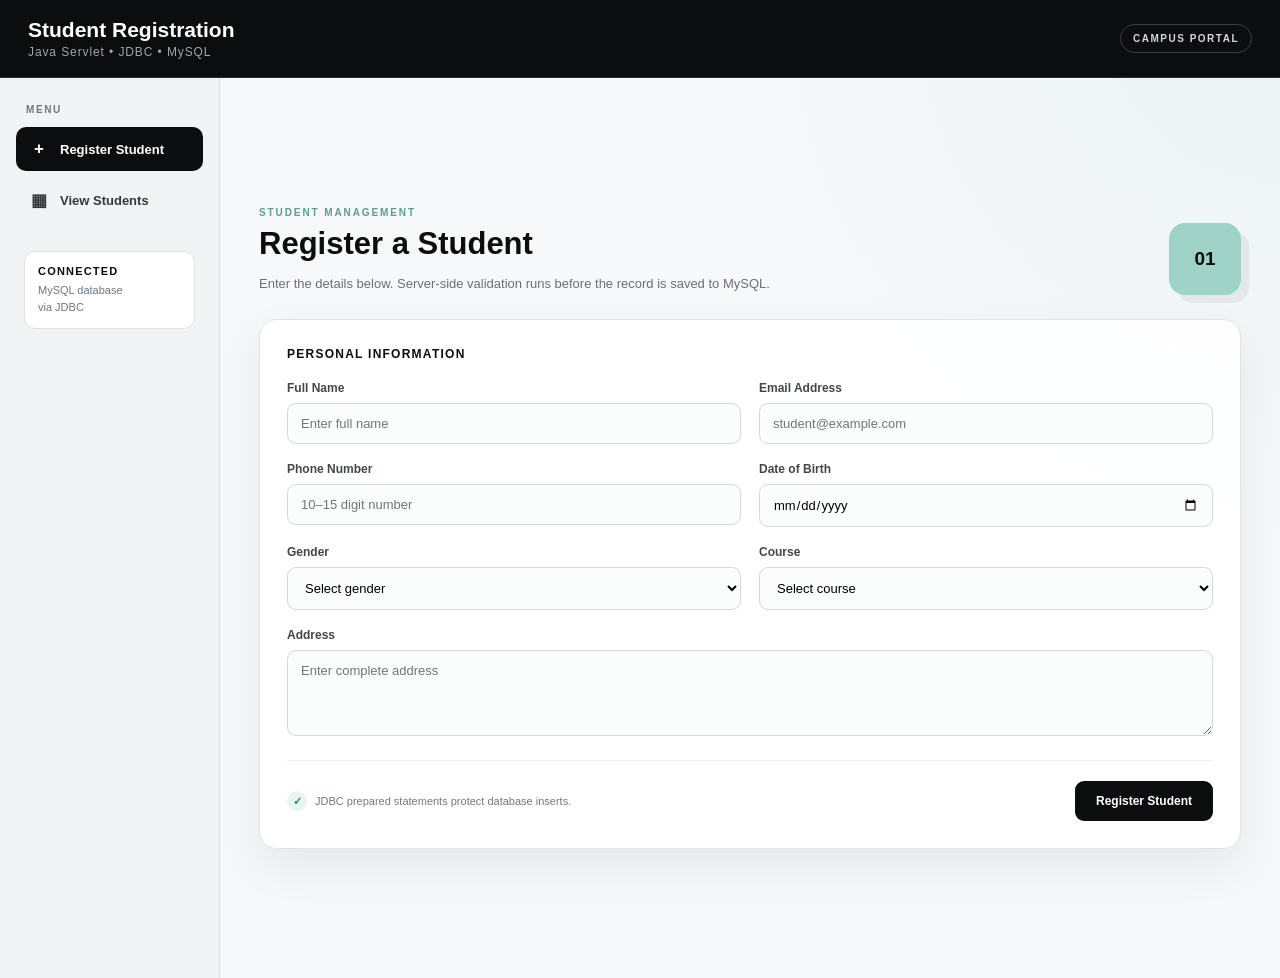
<file: src/main/webapp/index.html>
<!DOCTYPE html>
<html lang="en">
<head>
<meta charset="UTF-8">
<meta name="viewport" content="width=device-width, initial-scale=1.0">
<title>Student Registration</title>
<link rel="stylesheet" href="css/style.css">
<style>
body{background:radial-gradient(circle at top right,rgba(159,211,199,.13),transparent 33%),#f7f8f9}
.app{min-height:100vh}.topbar{position:sticky;top:0;z-index:10;height:78px;padding:0 28px;display:flex;align-items:center;justify-content:space-between;color:#fff;background:#0b0d0f;border-bottom:1px solid #282d31}.brand{font-size:21px;font-weight:700}.brand-subtitle{margin-top:3px;color:#9ea7af;font-size:12px;letter-spacing:.9px}.topbar-badge{padding:8px 12px;border:1px solid #3a4046;border-radius:999px;color:#d5d9dd;font-size:10px;font-weight:700;letter-spacing:1.5px}.layout{display:grid;grid-template-columns:220px 1fr;min-height:calc(100vh - 78px)}.sidebar{padding:26px 16px;background:#f1f3f4;border-right:1px solid #dde2e6}.sidebar-label{margin:0 10px 12px;color:#6f7780;font-size:10px;font-weight:800;letter-spacing:1.6px}.nav-button{width:100%;display:flex;gap:11px;align-items:center;margin-bottom:7px;padding:12px 13px;border:0;background:transparent;color:#34383d;text-align:left;font:inherit;font-size:13px;font-weight:600;border-radius:10px;cursor:pointer}.nav-button:hover{background:#e3e6e8}.nav-button.active{background:#0b0d0f;color:#fff}.nav-icon{width:20px;text-align:center;font-size:17px}.sidebar-note{margin:28px 8px 0;padding:13px;background:#fff;border:1px solid #dde2e6;border-radius:11px}.sidebar-note-title{font-size:11px;font-weight:800;text-transform:uppercase;letter-spacing:1.2px}.sidebar-note-text{margin-top:5px;color:#6f7780;font-size:11px;line-height:1.5}.page{max-width:1050px;width:100%;margin:auto;padding:34px}.hero{display:flex;justify-content:space-between;align-items:flex-end;margin-bottom:24px}.eyebrow{margin-bottom:8px;color:#5b9f91;font-size:10px;font-weight:800;letter-spacing:1.9px}.hero h1{margin:0;font-size:31px}.hero p{max-width:690px;margin:11px 0 0;color:#687079;font-size:13px;line-height:1.7}.hero-mark{width:72px;height:72px;display:grid;place-items:center;background:#9fd3c7;border-radius:16px;font-size:19px;font-weight:900;box-shadow:8px 8px 0 rgba(11,13,15,.06)}.card{padding:27px;background:rgba(255,255,255,.95);border:1px solid #e0e4e7;border-radius:18px;box-shadow:0 18px 45px rgba(16,20,24,.07)}.form-section-title{margin-bottom:20px;font-size:12px;font-weight:800;text-transform:uppercase;letter-spacing:1.25px}.form-grid{display:grid;grid-template-columns:repeat(2,minmax(0,1fr));gap:18px}.field{display:flex;flex-direction:column}.full-width{grid-column:1/-1}.field label{margin-bottom:8px;color:#41474d;font-size:12px;font-weight:700}.field input,.field select,.field textarea{width:100%;padding:12px 13px;background:#fbfcfc;border:1px solid #d4d9dd;border-radius:9px;outline:none;font:inherit;font-size:13px}.field input:focus,.field select:focus,.field textarea:focus{border-color:#5b9f91;box-shadow:0 0 0 3px rgba(91,159,145,.12)}.field textarea{resize:vertical}.form-footer{display:flex;justify-content:space-between;gap:20px;align-items:center;margin-top:24px;padding-top:20px;border-top:1px solid #eceff1}.security-note{display:flex;gap:8px;align-items:center;color:#707880;font-size:11px}.shield{width:20px;height:20px;display:grid;place-items:center;color:#2f7d65;background:#e9f5f1;border-radius:50%;font-weight:900}.primary-button{border:0;border-radius:9px;padding:13px 21px;color:#fff;background:#0b0d0f;cursor:pointer;font:inherit;font-size:12px;font-weight:800}.primary-button:hover{background:#24292e}.notice{display:none;margin-bottom:18px;padding:13px 15px;border-radius:10px;font-size:12px;font-weight:600}.notice.success{display:block;color:#2f7d65;background:#e9f5f1;border:1px solid #cce8df}.notice.error{display:block;color:#b64d5f;background:#faecef;border:1px solid #f0cbd2}.table-wrap{overflow-x:auto;margin-top:20px}.student-table{width:100%;border-collapse:collapse;font-size:12px}.student-table th{padding:12px 13px;color:#687078;background:#f4f6f7;border-bottom:1px solid #dfe3e6;text-align:left;font-size:10px;text-transform:uppercase;letter-spacing:1.1px}.student-table td{padding:13px;border-bottom:1px solid #eef0f2;color:#34393e;vertical-align:top}.student-table tbody tr:hover{background:#fafbfb}.loading,.empty-state{padding:35px;text-align:center;color:#707880;background:#fafbfb;border:1px dashed #d6dce0;border-radius:12px}@media(max-width:800px){.layout{grid-template-columns:1fr}.sidebar{display:flex;gap:8px;padding:10px;border-right:0;border-bottom:1px solid #dde2e6}.sidebar-label,.sidebar-note{display:none}.nav-button{margin:0}.page{padding:24px 18px}.form-grid{grid-template-columns:1fr}.full-width{grid-column:auto}.form-footer{flex-direction:column;align-items:stretch}.hero-mark{display:none}.topbar{padding:0 16px}.topbar-badge{display:none}}
</style>
</head>
<body>
<div class="app">
<header class="topbar">
<div><div class="brand">Student Registration</div><div class="brand-subtitle">Java Servlet • JDBC • MySQL</div></div>
<div class="topbar-badge">CAMPUS PORTAL</div>
</header>
<div class="layout">
<aside class="sidebar">
<div class="sidebar-label">MENU</div>
<button class="nav-button active" id="registerNav" type="button" onclick="showRegister()"><span class="nav-icon">+</span><span>Register Student</span></button>
<button class="nav-button" id="studentsNav" type="button" onclick="showStudents()"><span class="nav-icon">▦</span><span>View Students</span></button>
<div class="sidebar-note"><div class="sidebar-note-title">Connected</div><div class="sidebar-note-text">MySQL database<br>via JDBC</div></div>
</aside>
<main class="page">
<section id="registerSection">
<div class="hero"><div><div class="eyebrow">STUDENT MANAGEMENT</div><h1>Register a Student</h1><p>Enter the details below. Server-side validation runs before the record is saved to MySQL.</p></div><div class="hero-mark">01</div></div>
<div id="notice" class="notice"></div>
<section class="card">
<form action="register" method="post" autocomplete="off">
<div class="form-section-title">Personal Information</div>
<div class="form-grid">
<div class="field"><label>Full Name</label><input name="fullName" maxlength="100" required placeholder="Enter full name"></div>
<div class="field"><label>Email Address</label><input type="email" name="email" maxlength="120" required placeholder="student@example.com"></div>
<div class="field"><label>Phone Number</label><input type="tel" name="phone" minlength="10" maxlength="15" pattern="[0-9]{10,15}" required placeholder="10–15 digit number"></div>
<div class="field"><label>Date of Birth</label><input type="date" name="dateOfBirth" required></div>
<div class="field"><label>Gender</label><select name="gender" required><option value="">Select gender</option><option>Male</option><option>Female</option><option>Other</option></select></div>
<div class="field"><label>Course</label><select name="course" required><option value="">Select course</option><option>B.Tech CSE</option><option>B.Tech IT</option><option>B.Tech ECE</option><option>B.Tech EEE</option><option>B.Tech ME</option><option>BCA</option><option>MCA</option></select></div>
<div class="field full-width"><label>Address</label><textarea name="address" maxlength="255" rows="4" required placeholder="Enter complete address"></textarea></div>
</div>
<div class="form-footer"><div class="security-note"><span class="shield">✓</span>JDBC prepared statements protect database inserts.</div><button class="primary-button" type="submit">Register Student</button></div>
</form>
</section>
</section>
<section id="studentsSection" style="display:none">
<div class="hero"><div><div class="eyebrow">STUDENT MANAGEMENT</div><h1>Registered Students</h1><p>Records retrieved from the MySQL database through the StudentListServlet.</p></div><div class="hero-mark">02</div></div>
<section class="card"><div id="studentsContent" class="loading">Loading students...</div></section>
</section>
</main>
</div>
</div>
<script>
function showRegister(){
document.getElementById('registerSection').style.display='block';
document.getElementById('studentsSection').style.display='none';
document.getElementById('registerNav').classList.add('active');
document.getElementById('studentsNav').classList.remove('active');
}
async function showStudents(){
document.getElementById('registerSection').style.display='none';
document.getElementById('studentsSection').style.display='block';
document.getElementById('registerNav').classList.remove('active');
document.getElementById('studentsNav').classList.add('active');
const box=document.getElementById('studentsContent');
box.className='loading'; box.textContent='Loading students...';
try{
const response=await fetch('students');
if(!response.ok) throw new Error('Unable to load student records.');
box.className='';
box.innerHTML=await response.text();
}catch(error){
box.className='notice error'; box.textContent=error.message;
}
}
const params=new URLSearchParams(window.location.search);
const status=params.get('status');
const message=params.get('message');
if(status){
const notice=document.getElementById('notice');
notice.className='notice '+(status==='success'?'success':'error');
notice.textContent=message || (status==='success'?'Registration completed successfully.':'Registration failed.');
history.replaceState({},document.title,window.location.pathname);
}
</script>
</body>
</html>
</file>
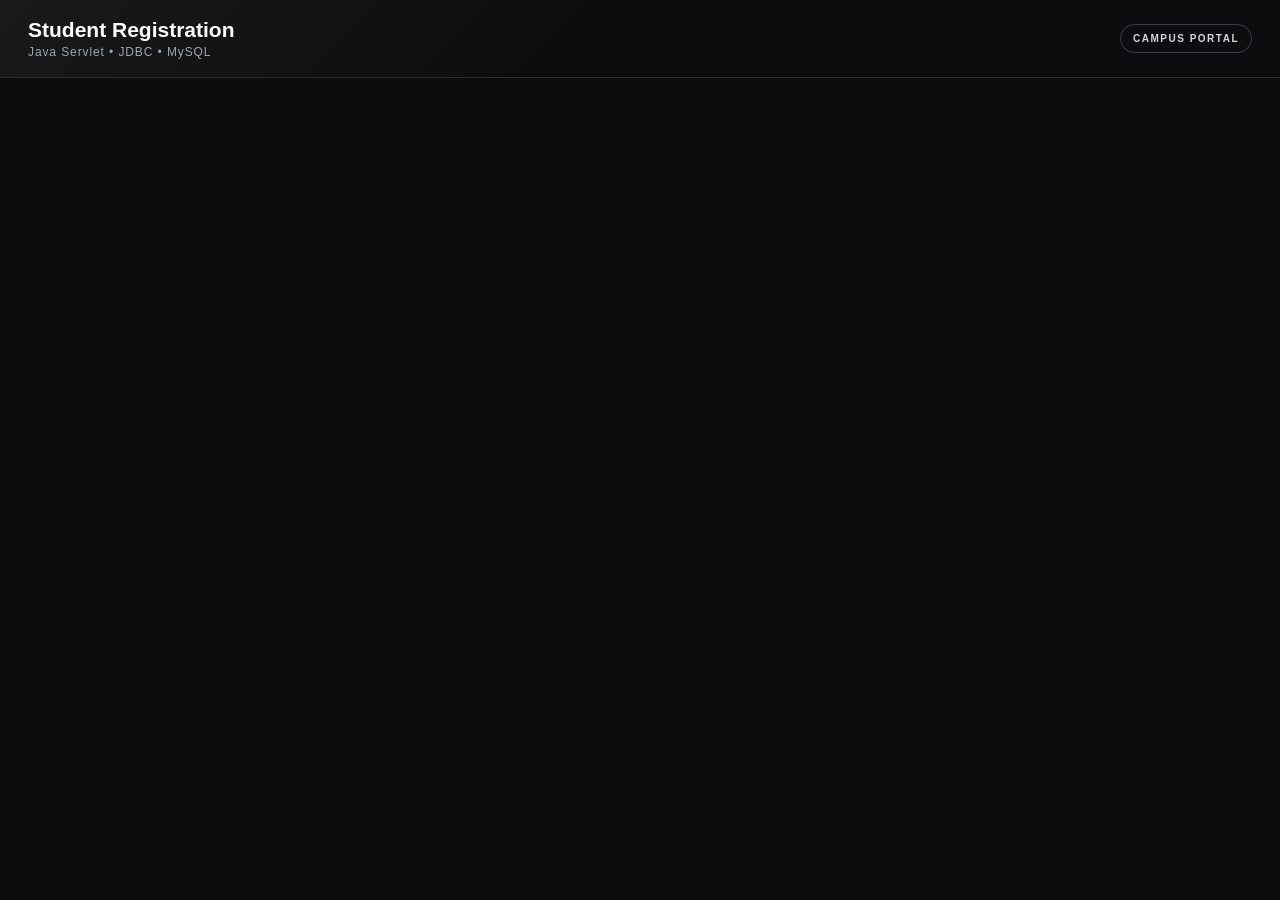
<file: src/main/webapp/header.html>
<!DOCTYPE html><html><head><meta charset="UTF-8"><link rel="stylesheet" href="css/style.css"></head><body class="header-page"><header class="topbar"><div><div class="brand">Student Registration</div><div class="brand-subtitle">Java Servlet • JDBC • MySQL</div></div><div class="topbar-badge">CAMPUS PORTAL</div></header></body></html>
</file>
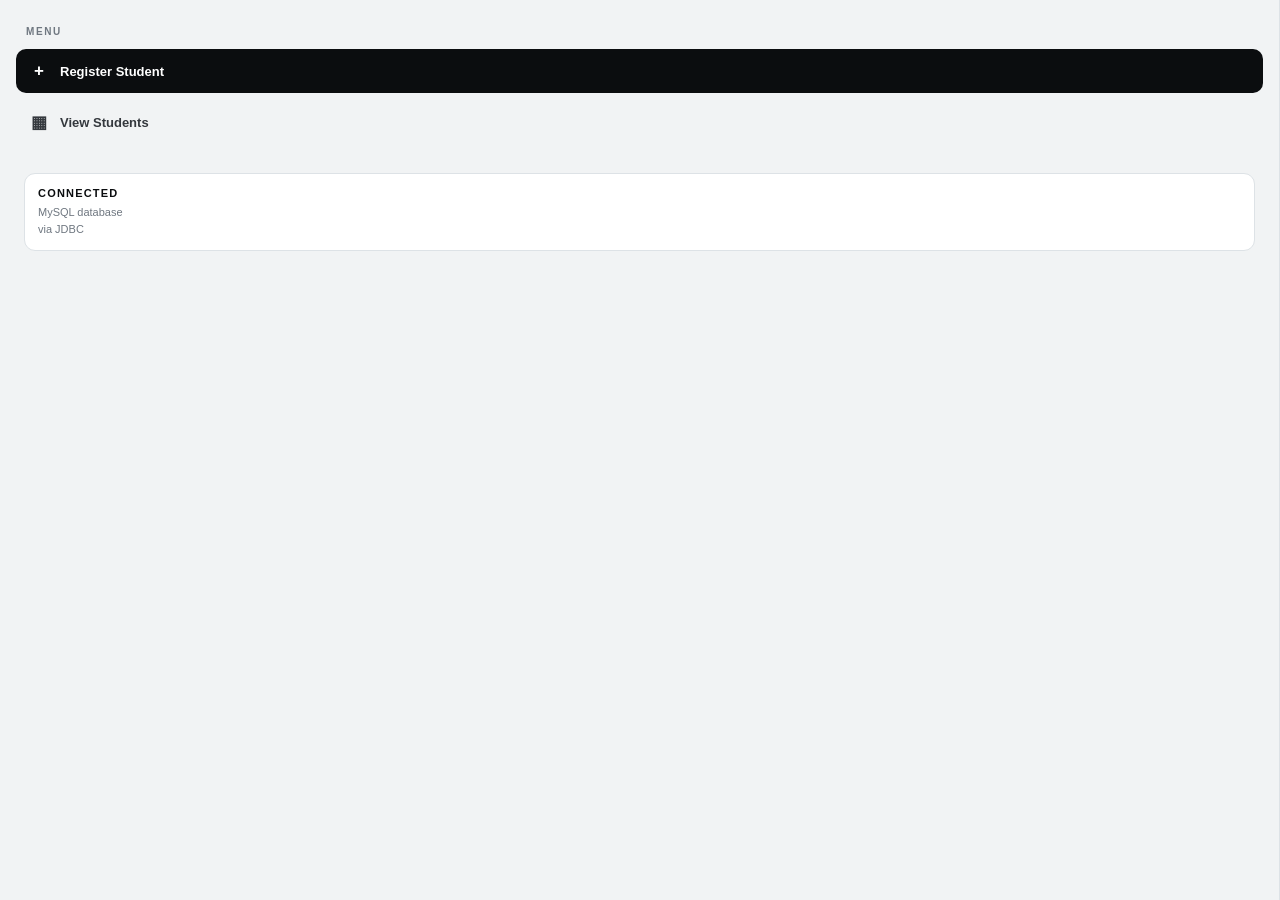
<file: src/main/webapp/navigation.html>
<!DOCTYPE html><html><head><meta charset="UTF-8"><link rel="stylesheet" href="css/style.css"></head><body class="navigation-page"><aside class="sidebar"><div class="sidebar-label">MENU</div><a href="register.html" target="contentFrame" class="nav-link active"><span class="nav-icon">+</span><span>Register Student</span></a><a href="students" target="contentFrame" class="nav-link"><span class="nav-icon">▦</span><span>View Students</span></a><div class="sidebar-note"><div class="sidebar-note-title">Connected</div><div class="sidebar-note-text">MySQL database<br>via JDBC</div></div></aside></body></html>
</file>
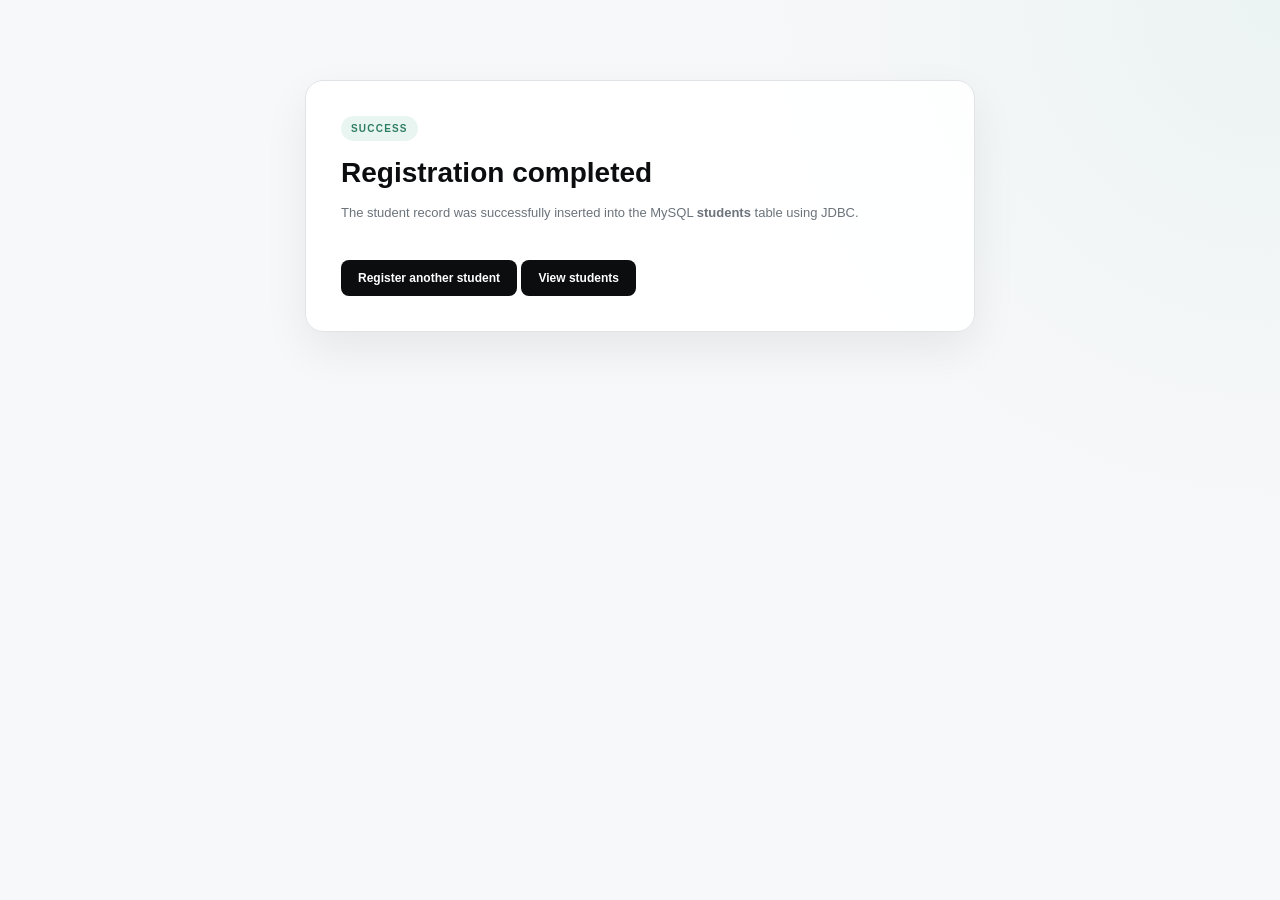
<file: src/main/webapp/success.html>
<!DOCTYPE html><html><head><meta charset="UTF-8"><link rel="stylesheet" href="css/style.css"><title>Success</title></head><body class="content-page"><main class="status-wrap"><section class="status-card status-success"><span class="status-badge">SUCCESS</span><h1>Registration completed</h1><p>The student record was successfully inserted into the MySQL <strong>students</strong> table using JDBC.</p><a href="register.html" class="back-link">Register another student</a> <a href="students" class="back-link">View students</a></section></main></body></html>
</file>
<file: src/main/webapp/css/style.css>
:root{--black:#0b0d0f;--gray:#6f7780;--light:#f7f8f9;--white:#fff;--border:#dde2e6;--accent:#9fd3c7;--accentDark:#5b9f91;--success:#2f7d65;--danger:#b64d5f}*{box-sizing:border-box}html,body{margin:0;min-height:100%;font-family:"Segoe UI",Arial,sans-serif;color:var(--black)}.header-page{background:var(--black)}.topbar{height:78px;padding:0 28px;display:flex;align-items:center;justify-content:space-between;color:#fff;background:linear-gradient(135deg,rgba(255,255,255,.05),transparent 45%),var(--black);border-bottom:1px solid #282d31}.brand{font-size:21px;font-weight:700}.brand-subtitle{margin-top:3px;color:#9ea7af;font-size:12px;letter-spacing:.9px}.topbar-badge{padding:8px 12px;border:1px solid #3a4046;border-radius:999px;color:#d5d9dd;font-size:10px;font-weight:700;letter-spacing:1.5px}.navigation-page{background:#f1f3f4}.sidebar{min-height:100vh;padding:26px 16px;background:#f1f3f4;border-right:1px solid var(--border)}.sidebar-label{margin:0 10px 12px;color:var(--gray);font-size:10px;font-weight:800;letter-spacing:1.6px}.nav-link{display:flex;gap:11px;align-items:center;margin-bottom:7px;padding:12px 13px;color:#34383d;text-decoration:none;font-size:13px;font-weight:600;border-radius:10px}.nav-link:hover{background:#e3e6e8}.nav-link.active{background:var(--black);color:#fff}.nav-icon{width:20px;text-align:center;font-size:17px}.sidebar-note{margin:28px 8px 0;padding:13px;background:#fff;border:1px solid var(--border);border-radius:11px}.sidebar-note-title{font-size:11px;font-weight:800;text-transform:uppercase;letter-spacing:1.2px}.sidebar-note-text{margin-top:5px;color:var(--gray);font-size:11px;line-height:1.5}.content-page{background:radial-gradient(circle at top right,rgba(159,211,199,.13),transparent 33%),var(--light)}.page-shell{max-width:1050px;margin:auto;padding:34px}.hero{display:flex;justify-content:space-between;align-items:flex-end;margin-bottom:24px}.eyebrow{margin-bottom:8px;color:var(--accentDark);font-size:10px;font-weight:800;letter-spacing:1.9px}.hero h1{margin:0;font-size:31px}.hero p{max-width:690px;margin:11px 0 0;color:#687079;font-size:13px;line-height:1.7}.hero-mark{width:72px;height:72px;display:grid;place-items:center;background:var(--accent);border-radius:16px;font-size:19px;font-weight:900;box-shadow:8px 8px 0 rgba(11,13,15,.06)}.card,.status-card{padding:27px;background:rgba(255,255,255,.95);border:1px solid #e0e4e7;border-radius:18px;box-shadow:0 18px 45px rgba(16,20,24,.07)}.form-section-title{margin-bottom:20px;font-size:12px;font-weight:800;text-transform:uppercase;letter-spacing:1.25px}.form-grid{display:grid;grid-template-columns:repeat(2,minmax(0,1fr));gap:18px}.field{display:flex;flex-direction:column}.full-width{grid-column:1/-1}.field label{margin-bottom:8px;color:#41474d;font-size:12px;font-weight:700}.field input,.field select,.field textarea{width:100%;padding:12px 13px;background:#fbfcfc;border:1px solid #d4d9dd;border-radius:9px;outline:none;font:inherit;font-size:13px}.field input:focus,.field select:focus,.field textarea:focus{border-color:var(--accentDark);box-shadow:0 0 0 3px rgba(91,159,145,.12)}.field textarea{resize:vertical}.form-footer{display:flex;justify-content:space-between;gap:20px;align-items:center;margin-top:24px;padding-top:20px;border-top:1px solid #eceff1}.security-note{display:flex;gap:8px;align-items:center;color:#707880;font-size:11px}.shield{width:20px;height:20px;display:grid;place-items:center;color:var(--success);background:#e9f5f1;border-radius:50%;font-weight:900}.primary-button{border:0;border-radius:9px;padding:13px 21px;color:#fff;background:var(--black);cursor:pointer;font:inherit;font-size:12px;font-weight:800}.primary-button:hover{background:#24292e}.status-wrap{max-width:720px;margin:80px auto;padding:0 25px}.status-card{padding:35px}.status-badge{display:inline-block;padding:7px 10px;border-radius:999px;font-size:10px;font-weight:800;letter-spacing:1.2px}.status-success .status-badge{color:var(--success);background:#e9f5f1}.status-error .status-badge{color:var(--danger);background:#faecef}.status-card h1{margin:16px 0 9px;font-size:28px}.status-card p{color:#6b737b;line-height:1.7;font-size:13px}.back-link{display:inline-block;margin-top:23px;padding:11px 17px;color:#fff;background:var(--black);border-radius:8px;text-decoration:none;font-size:12px;font-weight:800}.table-wrap{overflow-x:auto;margin-top:20px}.student-table{width:100%;border-collapse:collapse;font-size:12px}.student-table th{padding:12px 13px;color:#687078;background:#f4f6f7;border-bottom:1px solid #dfe3e6;text-align:left;font-size:10px;text-transform:uppercase;letter-spacing:1.1px}.student-table td{padding:13px;border-bottom:1px solid #eef0f2;color:#34393e;vertical-align:top}.student-table tbody tr:hover{background:#fafbfb}.empty-state{padding:35px;text-align:center;color:#707880;background:#fafbfb;border:1px dashed #d6dce0;border-radius:12px}@media(max-width:800px){.page-shell{padding:24px 18px}.form-grid{grid-template-columns:1fr}.full-width{grid-column:auto}.form-footer{flex-direction:column;align-items:stretch}.hero-mark{display:none}}
</file>
